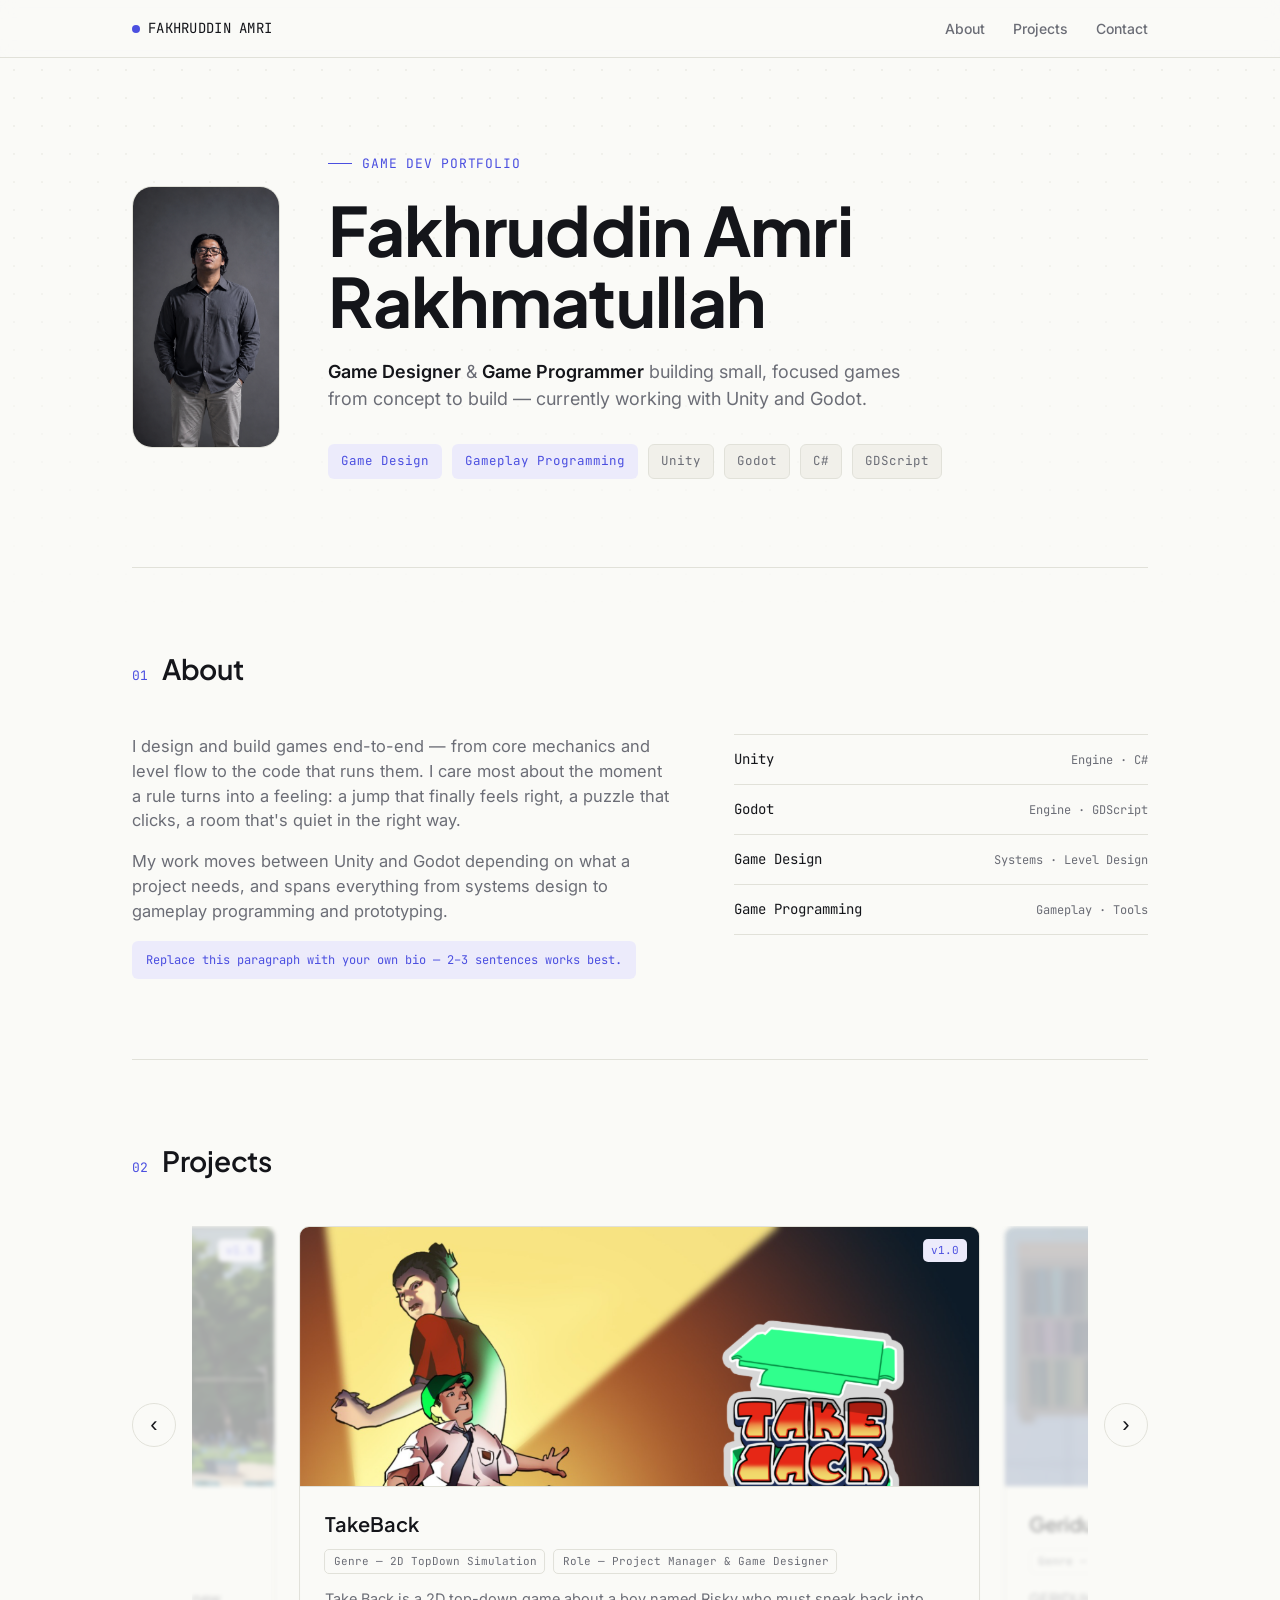
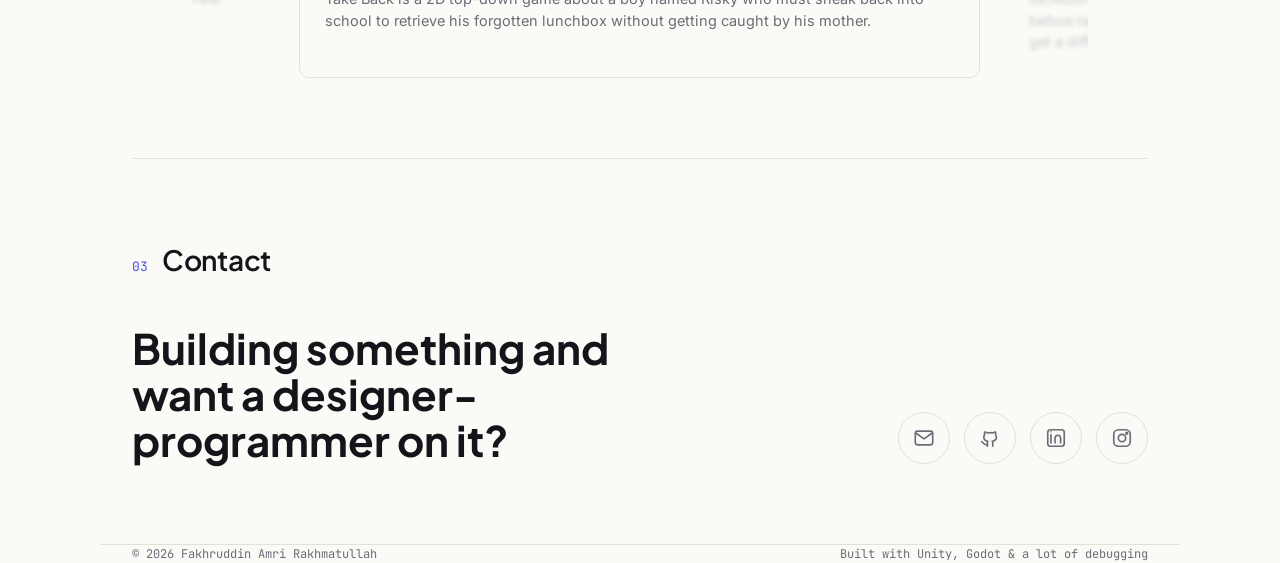
<file: index.html>
<!doctype html>
<html lang="en">
  <head>
    <meta charset="UTF-8" />
    <meta name="viewport" content="width=device-width, initial-scale=1.0" />
    <title>Fakhruddin Amri Rakhmatullah — Game Designer & Programmer</title>
    <link rel="preconnect" href="https://fonts.googleapis.com" />
    <link rel="preconnect" href="https://fonts.gstatic.com" crossorigin />
    <link href="https://fonts.googleapis.com/css2?family=Plus+Jakarta+Sans:wght@400;500;600;700&family=Inter:wght@400;500;600&family=JetBrains+Mono:wght@400;500&display=swap" rel="stylesheet" />
    <link rel="stylesheet" href="style.css" />
  </head>
  <body>
    <div class="grid-texture"></div>

    <header class="nav">
      <div class="nav-inner">
        <div class="nav-logo"><span class="dot"></span>FAKHRUDDIN AMRI</div>
        <nav class="nav-links">
          <a href="#about">About</a>
          <a href="#projects">Projects</a>
          <a href="#contact">Contact</a>
        </nav>
      </div>
    </header>

    <main class="wrap">
      <section class="hero">
        <div class="hero-inner">
          <div class="hero-photo">
            <img src="images/PROFILE.png" alt="Foto Fakhruddin Amri Rakhmatullah" />
          </div>
          <div class="hero-text">
            <div class="eyebrow">GAME DEV PORTFOLIO</div>
            <h1 class="name">Fakhruddin Amri Rakhmatullah</h1>
            <p class="role-line"><strong>Game Designer</strong> & <strong>Game Programmer</strong> building small, focused games from concept to build — currently working with Unity and Godot.</p>
            <div class="hero-tags">
              <span class="tag accent">Game Design</span>
              <span class="tag accent">Gameplay Programming</span>
              <span class="tag">Unity</span>
              <span class="tag">Godot</span>
              <span class="tag">C#</span>
              <span class="tag">GDScript</span>
            </div>
          </div>
        </div>
      </section>

      <section class="section reveal" id="about">
        <div class="section-head">
          <span class="section-num">01</span>
          <h2 class="section-title">About</h2>
        </div>
        <div class="about-grid">
          <div class="about-text">
            <p>
              I design and build games end-to-end — from core mechanics and level flow to the code that runs them. I care most about the moment a rule turns into a feeling: a jump that finally feels right, a puzzle that clicks, a room
              that's quiet in the right way.
            </p>
            <p>My work moves between Unity and Godot depending on what a project needs, and spans everything from systems design to gameplay programming and prototyping.</p>
            <span class="edit-note">Replace this paragraph with your own bio — 2–3 sentences works best.</span>
          </div>
          <div class="stack-list">
            <div class="stack-item"><span>Unity</span><span class="role">Engine · C#</span></div>
            <div class="stack-item"><span>Godot</span><span class="role">Engine · GDScript</span></div>
            <div class="stack-item"><span>Game Design</span><span class="role">Systems · Level Design</span></div>
            <div class="stack-item"><span>Game Programming</span><span class="role">Gameplay · Tools</span></div>
          </div>
        </div>
      </section>

      <section class="section reveal" id="projects">
        <div class="section-head">
          <span class="section-num">02</span>
          <h2 class="section-title">Projects</h2>
        </div>
        <div class="project-carousel">
          <button class="carousel-btn prev" aria-label="Proyek sebelumnya">‹</button>

          <div class="carousel-viewport">
            <div class="carousel-track" id="carouselTrack">
              <a href="project-takeback.html" class="project-card">
                <div class="project-thumb">
                  <img src="images/TAKEBACK.png" alt="Screenshot gameplay TakeBack" />
                  <span class="project-version">v1.0</span>
                </div>
                <div class="project-body">
                  <div class="project-title">TakeBack</div>
                  <div class="project-meta">
                    <span>Genre — 2D TopDown Simulation</span>
                    <span>Role — Project Manager & Game Designer</span>
                  </div>
                  <p class="project-desc">
                    Take Back is a 2D top-down game about a boy named Risky who must sneak back into school to retrieve his forgotten lunchbox without getting caught by his mother.
                  </p>
                </div>
              </a>

              <a href="project-geriduh.html" class="project-card">
                <div class="project-thumb">
                  <img src="images/GERIDUH.png" alt="Screenshot gameplay Geriduh" />
                  <span class="project-version">v1.0</span>
                </div>
                <div class="project-body">
                  <div class="project-title">Geriduh</div>
                  <div class="project-meta">
                    <span>Genre — 2D TopDown</span>
                    <span>Role — Game Programmer</span>
                  </div>
                  <p class="project-desc">
                    GERIDUH is a 2D top down game that tells the story of Praganis who only has a little time before taking an exam at his school. Players have several choices to choose from and will get a different ending in each choice.
                  </p>
                </div>
              </a>

              <a href="project-berong.html" class="project-card">
                <div class="project-thumb">
                  <img src="images/Berong.png" alt="Screenshot gameplay Geriduh" />
                  <span class="project-version">v1.0</span>
                </div>
                <div class="project-body">
                  <div class="project-title">Berong</div>
                  <div class="project-meta">
                    <span>Genre — Simulation</span>
                    <span>Role — Project Manager & Game Designer</span>
                  </div>
                  <p class="project-desc">Berong is a simulation game about managing a *warung* (a small local shop)</em></p>
                </div>
              </a>

              <a href="project-campus-chronicles.html" class="project-card">
                <div class="project-thumb">
                  <img src="images/CAMPUSCHRONICLES.png" alt="Screenshot Campus Chronicles" />
                  <span class="project-version">v1.5</span>
                </div>
                <div class="project-body">
                  <div class="project-title">Campus Chronicles</div>
                  <div class="project-meta">
                    <span>Genre — TBD</span>
                    <span>Role — Game Designer & Game Programmer</span>
                  </div>
                  <p class="project-desc">
                    CAMPUS CHRONICLES is a 2D platformer game that puts players in the shoes of a new student at the University of Jember.
                  </p>
                </div>
              </a>
            </div>
          </div>

          <button class="carousel-btn next" aria-label="Proyek berikutnya">›</button>
        </div>
      </section>

      <section class="section reveal" id="contact">
        <div class="section-head">
          <span class="section-num">03</span>
          <h2 class="section-title">Contact</h2>
        </div>
        <div class="contact-inner">
          <div class="contact-headline">Building something and want a designer-programmer on it?</div>
          <div class="contact-icons">
            <a class="contact-icon-btn" href="mailto:amrifakhruddin@gmail.com" aria-label="Email">
              <svg viewBox="0 0 24 24" fill="none" stroke="currentColor" stroke-width="1.8" stroke-linecap="round" stroke-linejoin="round">
                <rect x="2.5" y="4.5" width="19" height="15" rx="2.5" />
                <path d="M3 6.5l9 6.5 9-6.5" />
              </svg>
            </a>
            <a class="contact-icon-btn" href="https://github.com/FakhruddinAmriR" target="_blank" rel="noopener" aria-label="GitHub">
              <svg viewBox="0 0 24 24" fill="none" stroke="currentColor" stroke-width="1.8" stroke-linecap="round" stroke-linejoin="round">
                <path
                  d="M9 19c-4.3 1.4-4.3-2.5-6-3m12 5v-3.5c0-1 .1-1.4-.5-2 2-.2 4.5-1 4.5-4.5 0-1-.4-1.9-1-2.6.1-.3.5-1.4-.1-2.9 0 0-.9-.3-3 1a10.4 10.4 0 0 0-5.6 0c-2.1-1.3-3-1-3-1-.6 1.5-.2 2.6-.1 2.9-.6.7-1 1.6-1 2.6 0 3.5 2.5 4.3 4.5 4.5-.5.4-.5.9-.5 1.6V21"
                />
              </svg>
            </a>
            <a class="contact-icon-btn" href="https://www.linkedin.com/in/fakhruddin-amri-rakhmatullah-44511425b/?locale=en" target="_blank" rel="noopener" aria-label="LinkedIn">
              <svg viewBox="0 0 24 24" fill="none" stroke="currentColor" stroke-width="1.8" stroke-linecap="round" stroke-linejoin="round">
                <path d="M6.5 8.5v9M6.5 5.2v.1M11 17.5v-5.2c0-2 1.4-3.3 3.2-3.3 1.7 0 2.8 1.2 2.8 3.4v5.1" />
                <rect x="3" y="3" width="18" height="18" rx="3" />
              </svg>
            </a>
            <a class="contact-icon-btn" href=http://instagram.com/f_amri_r/ target="_blank" rel="noopener" aria-label="Instagram">
              <svg viewBox="0 0 24 24" fill="none" stroke="currentColor" stroke-width="1.8" stroke-linecap="round" stroke-linejoin="round">
                <rect x="3" y="3" width="18" height="18" rx="5" />
                <circle cx="12" cy="12" r="4" />
                <circle cx="17.2" cy="6.8" r="1" />
              </svg>
            </a>
          </div>
        </div>
      </section>
    </main>

    <footer class="wrap">
      <span>© 2026 Fakhruddin Amri Rakhmatullah</span>
      <span>Built with Unity, Godot & a lot of debugging</span>
    </footer>

    <script src="script.js"></script>
  </body>
</html>
</file>
<file: style.css>
:root {
  --bg: #fafaf7;
  --bg-alt: #f1f0ea;
  --ink: #14151a;
  --ink-soft: #6b6d76;
  --accent: #4b4fe0;
  --accent-soft: #ecebfb;
  --line: #e1e1d9;
  --display: "Plus Jakarta Sans", sans-serif;
  --body: "Inter", sans-serif;
  --mono: "JetBrains Mono", monospace;
  --maxw: 1080px;
}

* {
  margin: 0;
  padding: 0;
  box-sizing: border-box;
}

html {
  scroll-behavior: smooth;
}

body {
  background: var(--bg);
  color: var(--ink);
  font-family: var(--body);
  line-height: 1.5;
  -webkit-font-smoothing: antialiased;
}

a {
  color: inherit;
  text-decoration: none;
}

::selection {
  background: var(--accent);
  color: #fff;
}

/* subtle dot grid texture */
.grid-texture {
  position: fixed;
  inset: 0;
  z-index: -1;
  opacity: 0.5;
  background-image: radial-gradient(circle, var(--line) 1px, transparent 1px);
  background-size: 28px 28px;
  mask-image: linear-gradient(to bottom, black, transparent 70%);
}

:focus-visible {
  outline: 2px solid var(--accent);
  outline-offset: 3px;
}

.wrap {
  max-width: var(--maxw);
  margin: 0 auto;
  padding: 0 32px;
}

/* NAV */
header.nav {
  position: sticky;
  top: 0;
  z-index: 50;
  background: rgba(250, 250, 247, 0.85);
  backdrop-filter: blur(8px);
  border-bottom: 1px solid var(--line);
}
.nav-inner {
  display: flex;
  align-items: center;
  justify-content: space-between;
  padding: 18px 32px;
  max-width: var(--maxw);
  margin: 0 auto;
}
.nav-logo {
  font-family: var(--mono);
  font-size: 14px;
  letter-spacing: 0.02em;
  display: flex;
  align-items: center;
  gap: 8px;
}
.nav-logo .dot {
  width: 8px;
  height: 8px;
  border-radius: 50%;
  background: var(--accent);
  display: inline-block;
  animation: pulse 2.4s ease-in-out infinite;
}
@keyframes pulse {
  0%,
  100% {
    opacity: 1;
    transform: scale(1);
  }
  50% {
    opacity: 0.5;
    transform: scale(0.8);
  }
}
.nav-links {
  display: flex;
  gap: 28px;
  font-size: 14px;
  font-weight: 500;
}
.nav-links a {
  color: var(--ink-soft);
  transition: color 0.2s ease;
}
.nav-links a:hover {
  color: var(--ink);
}
@media (max-width: 640px) {
  .nav-links {
    display: none;
  }
}

/* HERO */
.hero {
  padding: 96px 0 88px;
}
.hero-inner {
  display: flex;
  align-items: center;
  gap: 48px;
}
.hero-photo {
  flex-shrink: 0;
  border-radius: 20px;
  overflow: hidden;
  border: 1px solid var(--line);
  background: repeating-linear-gradient(135deg, var(--bg-alt), var(--bg-alt) 10px, var(--bg) 10px, var(--bg) 20px);
  display: flex;
  align-items: center;
  justify-content: center;
}
.hero-photo img {
  display: block;
  height: 260px;
  width: auto;
  max-width: 260px;
  object-fit: cover;
}
@media (max-width: 700px) {
  .hero-photo img {
    height: 200px;
    max-width: 200px;
  }
}
.hero-text {
  flex: 1;
  min-width: 0;
}
@media (max-width: 700px) {
  .hero-inner {
    flex-direction: column;
    align-items: flex-start;
    gap: 28px;
  }
}
.eyebrow {
  font-family: var(--mono);
  font-size: 13px;
  color: var(--accent);
  letter-spacing: 0.06em;
  display: flex;
  align-items: center;
  gap: 10px;
  margin-bottom: 20px;
}
.eyebrow::before {
  content: "";
  width: 24px;
  height: 1px;
  background: var(--accent);
}
h1.name {
  font-family: var(--display);
  font-weight: 700;
  font-size: clamp(38px, 6vw, 68px);
  line-height: 1.05;
  letter-spacing: -0.01em;
  max-width: 14ch;
}
.role-line {
  margin-top: 22px;
  font-size: 18px;
  color: var(--ink-soft);
  max-width: 56ch;
}
.role-line strong {
  color: var(--ink);
  font-weight: 600;
}
.hero-tags {
  display: flex;
  gap: 10px;
  flex-wrap: wrap;
  margin-top: 32px;
}
.tag {
  font-family: var(--mono);
  font-size: 12.5px;
  padding: 7px 12px;
  border: 1px solid var(--line);
  border-radius: 6px;
  color: var(--ink-soft);
  background: var(--bg-alt);
}
.tag.accent {
  border-color: transparent;
  background: var(--accent-soft);
  color: var(--accent);
}

/* SECTION LABELS */
.section {
  padding: 80px 0;
  border-top: 1px solid var(--line);
}
.section-head {
  display: flex;
  align-items: baseline;
  gap: 14px;
  margin-bottom: 44px;
}
.section-num {
  font-family: var(--mono);
  font-size: 13px;
  color: var(--accent);
}
.section-title {
  font-family: var(--display);
  font-size: 28px;
  font-weight: 600;
  letter-spacing: -0.01em;
}

/* ABOUT */
.about-grid {
  display: grid;
  grid-template-columns: 1.3fr 1fr;
  gap: 64px;
}
@media (max-width: 760px) {
  .about-grid {
    grid-template-columns: 1fr;
    gap: 40px;
  }
}
.about-text p {
  font-size: 16.5px;
  color: var(--ink-soft);
  max-width: 56ch;
}
.about-text p + p {
  margin-top: 16px;
}
.about-text .edit-note {
  margin-top: 18px;
  font-family: var(--mono);
  font-size: 12px;
  color: var(--accent);
  background: var(--accent-soft);
  padding: 10px 14px;
  border-radius: 6px;
  display: inline-block;
}

.stack-list {
  display: flex;
  flex-direction: column;
  gap: 0;
}
.stack-item {
  display: flex;
  justify-content: space-between;
  align-items: center;
  padding: 14px 0;
  border-bottom: 1px solid var(--line);
  font-family: var(--mono);
  font-size: 14px;
}
.stack-item:first-child {
  border-top: 1px solid var(--line);
}
.stack-item span.role {
  color: var(--ink-soft);
  font-size: 12px;
}

/* PROJECTS — carousel */
.project-carousel {
  position: relative;
  padding: 0 60px;
}

.carousel-viewport {
  overflow: hidden;
  padding: 0 12%;
}

.carousel-track {
  display: flex;
  gap: 24px;
  transition: transform 0.45s cubic-bezier(0.4, 0, 0.2, 1);
}

.carousel-track .project-card {
  flex: 0 0 100%;
  transition:
    opacity 0.35s ease,
    filter 0.35s ease;
  cursor: grab;
}

.carousel-track .project-card:not(.is-active) {
  opacity: 0.35;
  filter: blur(2px);
}

.carousel-btn {
  position: absolute;
  top: 44%;
  transform: translateY(-50%);
  z-index: 10;
  width: 44px;
  height: 44px;
  border-radius: 50%;
  border: 1px solid var(--line);
  background: var(--bg);
  color: var(--ink);
  font-size: 22px;
  line-height: 1;
  cursor: pointer;
  display: flex;
  align-items: center;
  justify-content: center;
  transition:
    background 0.2s ease,
    border-color 0.2s ease,
    color 0.2s ease,
    opacity 0.2s ease;
}
.carousel-btn:hover {
  border-color: var(--accent);
  color: var(--accent);
}
.carousel-btn:disabled {
  opacity: 0.3;
  cursor: not-allowed;
}
.carousel-btn.prev {
  left: 0;
}
.carousel-btn.next {
  right: 0;
}

@media (max-width: 760px) {
  .project-carousel {
    padding: 0 44px;
  }
  .carousel-viewport {
    padding: 0 4%;
  }
  .carousel-btn {
    width: 36px;
    height: 36px;
    font-size: 18px;
  }
}

.project-card {
  border: 1px solid var(--line);
  border-radius: 10px;
  background: var(--bg);
  overflow: hidden;
  transition:
    border-color 0.25s ease,
    transform 0.25s ease,
    box-shadow 0.25s ease;
}
a.project-card {
  display: block;
  color: inherit;
}
.project-card:hover {
  border-color: var(--accent);
  transform: translateY(-3px);
  box-shadow: 0 14px 30px -18px rgba(75, 79, 224, 0.35);
}

.project-thumb {
  height: 260px;
  position: relative;
  background: repeating-linear-gradient(135deg, var(--bg-alt), var(--bg-alt) 10px, var(--bg) 10px, var(--bg) 20px);
  border-bottom: 1px solid var(--line);
  display: flex;
  align-items: center;
  justify-content: center;
}
.project-thumb img {
  width: 100%;
  height: 100%;
  object-fit: cover;
  object-position: center top;
}
.project-thumb .glyph {
  font-family: var(--display);
  font-size: 15px;
  font-weight: 600;
  color: var(--ink-soft);
  letter-spacing: 0.04em;
  background: var(--bg);
  border: 1px solid var(--line);
  padding: 6px 14px;
  border-radius: 20px;
}
.project-version {
  position: absolute;
  top: 12px;
  right: 12px;
  font-family: var(--mono);
  font-size: 11px;
  color: var(--accent);
  background: var(--accent-soft);
  padding: 3px 8px;
  border-radius: 5px;
}

.project-body {
  padding: 22px 24px 24px;
}
.project-title {
  font-family: var(--display);
  font-size: 20px;
  font-weight: 600;
}
.project-meta {
  display: flex;
  gap: 8px;
  margin-top: 10px;
  flex-wrap: wrap;
}
.project-meta span {
  font-family: var(--mono);
  font-size: 11px;
  color: var(--ink-soft);
  border: 1px solid var(--line);
  padding: 3px 8px;
  border-radius: 5px;
}
.project-desc {
  margin-top: 14px;
  font-size: 14.5px;
  color: var(--ink-soft);
}
.project-desc .placeholder {
  color: var(--accent);
  font-style: normal;
}
.project-links {
  margin-top: 18px;
  display: flex;
  gap: 16px;
}
.project-links a {
  font-size: 13px;
  font-weight: 600;
  color: var(--ink);
  display: flex;
  align-items: center;
  gap: 6px;
  border-bottom: 1px solid var(--ink);
  padding-bottom: 2px;
  transition:
    color 0.2s ease,
    border-color 0.2s ease;
}
.project-links a:hover {
  color: var(--accent);
  border-color: var(--accent);
}

/* CONTACT */
.contact-inner {
  display: flex;
  justify-content: space-between;
  align-items: flex-end;
  gap: 40px;
  flex-wrap: wrap;
}
.contact-headline {
  font-family: var(--display);
  font-size: clamp(28px, 4vw, 42px);
  font-weight: 700;
  max-width: 16ch;
  line-height: 1.1;
}
.contact-icons {
  display: flex;
  gap: 14px;
  flex-wrap: wrap;
}
.contact-icon-btn {
  width: 52px;
  height: 52px;
  border-radius: 50%;
  border: 1px solid var(--line);
  display: flex;
  align-items: center;
  justify-content: center;
  color: var(--ink-soft);
  transition:
    border-color 0.2s ease,
    color 0.2s ease,
    background 0.2s ease,
    transform 0.2s ease;
}
.contact-icon-btn svg {
  width: 22px;
  height: 22px;
}
.contact-icon-btn:hover {
  border-color: var(--accent);
  color: var(--accent);
  background: var(--accent-soft);
  transform: translateY(-2px);
}

footer {
  border-top: 1px solid var(--line);
  padding: 28px 0;
  font-family: var(--mono);
  font-size: 12px;
  color: var(--ink-soft);
  display: flex;
  justify-content: space-between;
}
@media (max-width: 560px) {
  footer {
    flex-direction: column;
    gap: 8px;
  }
}

/* scroll reveal */
.reveal {
  opacity: 0;
  transform: translateY(16px);
  transition:
    opacity 0.6s ease,
    transform 0.6s ease;
}
.reveal.in {
  opacity: 1;
  transform: translateY(0);
}

@media (prefers-reduced-motion: reduce) {
  * {
    animation: none !important;
    transition: none !important;
  }
  html {
    scroll-behavior: auto;
  }
}

/* DETAIL PAGE (per-project page) */
.detail-page {
  padding: 56px 32px 80px;
}

.back-link {
  font-family: var(--mono);
  font-size: 13px;
  color: var(--ink-soft);
  display: inline-block;
  margin-bottom: 32px;
  transition: color 0.2s ease;
}
.back-link:hover {
  color: var(--accent);
}

.detail-hero {
  position: relative;
  border-radius: 14px;
  overflow: hidden;
  border: 1px solid var(--line);
  background: repeating-linear-gradient(135deg, var(--bg-alt), var(--bg-alt) 10px, var(--bg) 10px, var(--bg) 20px);
  display: flex;
  align-items: center;
  justify-content: center;
  max-width: 560px;
  margin: 0 auto;
}
.detail-hero.detail-hero--placeholder {
  min-height: 240px;
}
.detail-hero img {
  display: block;
  width: 100%;
  height: auto;
}
.detail-hero .glyph {
  font-family: var(--display);
  font-size: 20px;
  font-weight: 600;
  color: var(--ink-soft);
  letter-spacing: 0.04em;
  background: var(--bg);
  border: 1px solid var(--line);
  padding: 10px 20px;
  border-radius: 24px;
}
.detail-version {
  position: absolute;
  top: 16px;
  right: 16px;
}

.detail-title {
  font-family: var(--display);
  font-size: clamp(30px, 5vw, 44px);
  font-weight: 700;
  margin-top: 32px;
}

.detail-desc {
  margin-top: 24px;
  font-size: 16.5px;
  line-height: 1.75;
  color: var(--ink-soft);
  max-width: 68ch;
}

.detail-page .project-meta {
  margin-top: 14px;
}
.detail-page .project-links {
  margin-top: 32px;
}

.detail-subhead {
  font-family: var(--display);
  font-size: 20px;
  font-weight: 600;
  margin-top: 40px;
  margin-bottom: 14px;
}

/* Screenshot gallery */
.gallery-grid {
  display: grid;
  grid-template-columns: repeat(auto-fill, minmax(260px, 1fr));
  gap: 16px;
}
.gallery-item {
  display: block;
  width: 100%;
  aspect-ratio: 16 / 10;
  padding: 0;
  border: 1px solid var(--line);
  border-radius: 10px;
  overflow: hidden;
  background: var(--bg-alt);
  cursor: zoom-in;
  transition:
    border-color 0.2s ease,
    transform 0.2s ease;
}
.gallery-item:hover {
  border-color: var(--accent);
  transform: translateY(-2px);
}
.gallery-item img {
  width: 100%;
  height: 100%;
  object-fit: cover;
  display: block;
}

.lightbox {
  position: fixed;
  inset: 0;
  z-index: 200;
  display: flex;
  align-items: center;
  justify-content: center;
  padding: 32px;
  opacity: 0;
  visibility: hidden;
  transition:
    opacity 0.25s ease,
    visibility 0.25s ease;
}
.lightbox.is-open {
  opacity: 1;
  visibility: visible;
}
.lightbox-overlay {
  position: absolute;
  inset: 0;
  background: rgba(20, 21, 26, 0.78);
}
.lightbox-img-wrap {
  position: relative;
  max-width: min(90vw, 920px);
  max-height: 85vh;
}
.lightbox-img-wrap img {
  display: block;
  max-width: 100%;
  max-height: 85vh;
  border-radius: 10px;
  box-shadow: 0 24px 60px rgba(0, 0, 0, 0.35);
}
.lightbox-close {
  position: absolute;
  top: -46px;
  right: 0;
  width: 36px;
  height: 36px;
  border-radius: 50%;
  border: 1px solid rgba(255, 255, 255, 0.3);
  background: rgba(255, 255, 255, 0.08);
  color: #fff;
  font-size: 20px;
  cursor: pointer;
  display: flex;
  align-items: center;
  justify-content: center;
  transition: background 0.2s ease;
}
.lightbox-close:hover {
  background: rgba(255, 255, 255, 0.18);
}
</file>
